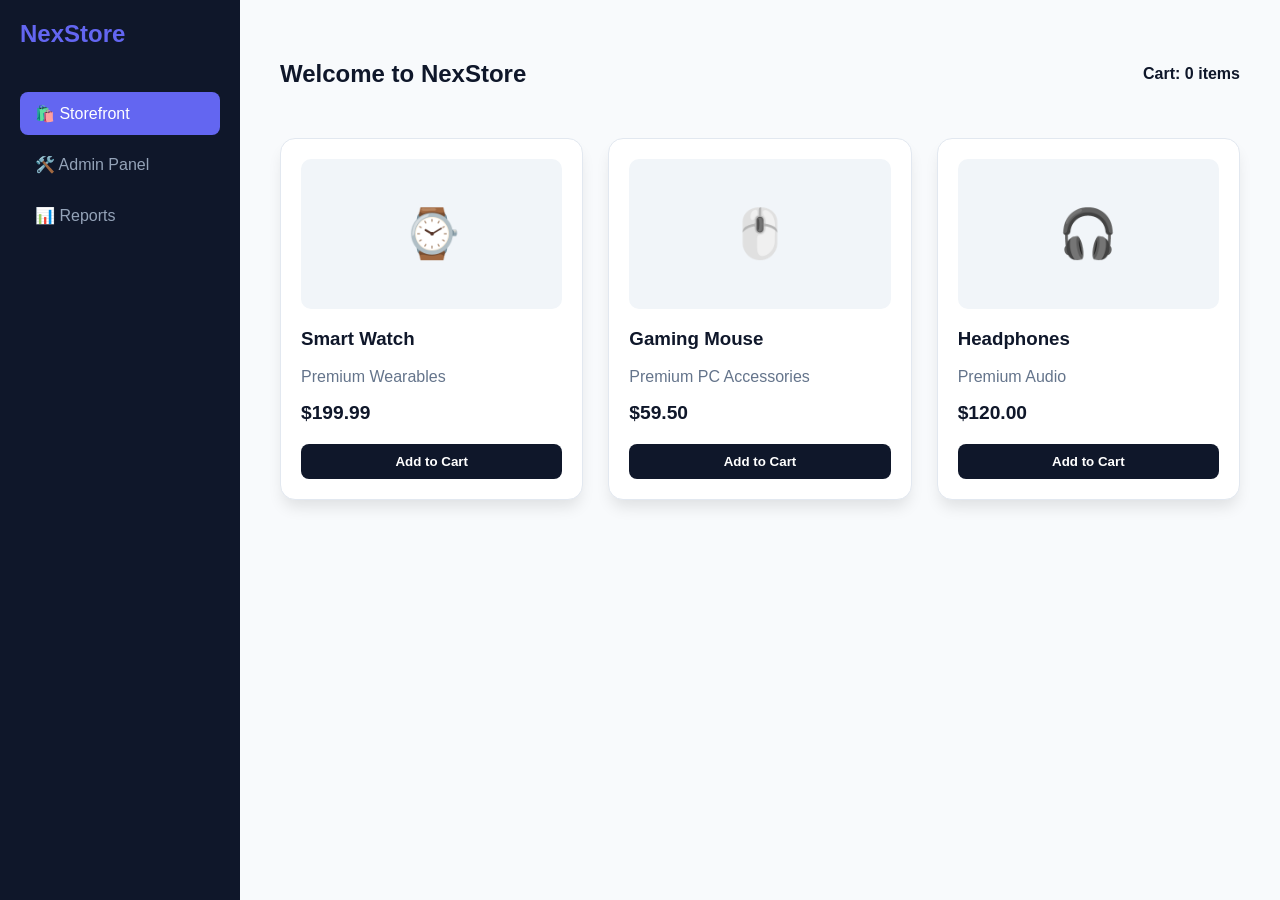
<file: Day4_Admin_Dashboard/index.html>
<!doctype html>
<html lang="en">
  <head>
    <meta charset="UTF-8" />
    <meta name="viewport" content="width=device-width, initial-scale=1.0" />
    <title>NexStore | Shop & Admin</title>
    <style>
      :root {
        --primary: #6366f1;
        --secondary: #f43f5e;
        --dark: #0f172a;
        --light: #f8fafc;
        --glass: rgba(255, 255, 255, 0.9);
        --shadow: 0 10px 15px -3px rgba(0, 0, 0, 0.1);
      }

      * {
        box-sizing: border-box;
        font-family: "Segoe UI", Roboto, sans-serif;
      }
      body {
        margin: 0;
        background: var(--light);
        color: var(--dark);
        display: flex;
        height: 100vh;
        overflow: hidden;
      }

      /* Sidebar Navigation */
      aside {
        width: 240px;
        background: var(--dark);
        color: white;
        display: flex;
        flex-direction: column;
        padding: 20px;
        z-index: 100;
      }
      .logo {
        font-size: 1.5rem;
        font-weight: 800;
        margin-bottom: 40px;
        color: var(--primary);
      }
      .nav-item {
        padding: 12px 15px;
        margin: 4px 0;
        border-radius: 8px;
        cursor: pointer;
        transition: 0.3s;
        display: flex;
        align-items: center;
        gap: 10px;
        color: #94a3b8;
      }
      .nav-item:hover {
        background: rgba(255, 255, 255, 0.1);
        color: white;
      }
      .nav-item.active {
        background: var(--primary);
        color: white;
      }

      /* Main Content Wrappers */
      main {
        flex-grow: 1;
        overflow-y: auto;
        position: relative;
      }
      .view {
        display: none;
        padding: 40px;
        animation: fadeIn 0.4s ease;
      }
      .view.active {
        display: block;
      }

      @keyframes fadeIn {
        from {
          opacity: 0;
          transform: translateY(10px);
        }
        to {
          opacity: 1;
          transform: translateY(0);
        }
      }

      /* --- STOREFRONT STYLES --- */
      .product-grid {
        display: grid;
        grid-template-columns: repeat(auto-fill, minmax(250px, 1fr));
        gap: 25px;
      }
      .product-card {
        background: white;
        border-radius: 15px;
        padding: 20px;
        box-shadow: var(--shadow);
        transition: 0.3s;
        border: 1px solid #e2e8f0;
      }
      .product-card:hover {
        transform: translateY(-5px);
      }
      .product-img {
        width: 100%;
        height: 150px;
        background: #f1f5f9;
        border-radius: 10px;
        display: flex;
        align-items: center;
        justify-content: center;
        font-size: 3rem;
        margin-bottom: 15px;
      }
      .btn-buy {
        width: 100%;
        padding: 10px;
        background: var(--dark);
        color: white;
        border: none;
        border-radius: 8px;
        cursor: pointer;
        font-weight: 600;
        margin-top: 10px;
      }
      .btn-buy:hover {
        background: var(--primary);
      }

      /* --- ADMIN STYLES --- */
      .admin-header {
        display: flex;
        justify-content: space-between;
        align-items: center;
        margin-bottom: 30px;
      }
      .stats-row {
        display: grid;
        grid-template-columns: repeat(3, 1fr);
        gap: 20px;
        margin-bottom: 30px;
      }
      .stat-box {
        background: white;
        padding: 20px;
        border-radius: 12px;
        box-shadow: var(--shadow);
        border-left: 5px solid var(--primary);
      }
      .admin-table {
        width: 100%;
        background: white;
        border-radius: 12px;
        border-collapse: collapse;
        overflow: hidden;
        box-shadow: var(--shadow);
      }
      .admin-table th,
      .admin-table td {
        padding: 15px;
        text-align: left;
        border-bottom: 1px solid #f1f5f9;
      }
      .admin-table th {
        background: #f8fafc;
        color: #64748b;
        font-size: 0.8rem;
        text-transform: uppercase;
      }

      /* Floating Add Form */
      .add-form {
        background: white;
        padding: 20px;
        border-radius: 12px;
        box-shadow: var(--shadow);
        margin-top: 30px;
        max-width: 500px;
      }
      input,
      select {
        width: 100%;
        padding: 12px;
        margin: 8px 0;
        border: 1px solid #cbd5e1;
        border-radius: 8px;
      }

      /* Cart Badge */
      .cart-count {
        background: var(--secondary);
        color: white;
        padding: 2px 8px;
        border-radius: 20px;
        font-size: 0.8rem;
        margin-left: auto;
      }
    </style>
  </head>
  <body>
    <aside>
      <div class="logo">NexStore</div>
      <div class="nav-item active" onclick="showView('shop')">
        🛍️ Storefront
      </div>
      <div class="nav-item" onclick="showView('admin')">🛠️ Admin Panel</div>
      <div class="nav-item">📊 Reports</div>
    </aside>

    <main>
      <section id="shop" class="view active">
        <div class="admin-header">
          <h1>Welcome to NexStore</h1>
          <div style="font-weight: bold">
            Cart: <span id="cart-total">0</span> items
          </div>
        </div>
        <div class="product-grid" id="shop-grid"></div>
      </section>

      <section id="admin" class="view">
        <div class="admin-header">
          <h1>Inventory Dashboard</h1>
        </div>

        <div class="stats-row">
          <div class="stat-box">
            <small>Total Products</small>
            <h2 id="total-count">0</h2>
          </div>
          <div class="stat-box" style="border-color: #10b981">
            <small>Inventory Value</small>
            <h2 id="total-value">$0.00</h2>
          </div>
          <div class="stat-box" style="border-color: var(--secondary)">
            <small>Store Status</small>
            <h2>Live</h2>
          </div>
        </div>

        <table class="admin-table">
          <thead>
            <tr>
              <th>Product</th>
              <th>Category</th>
              <th>Price</th>
              <th>Action</th>
            </tr>
          </thead>
          <tbody id="admin-tbody"></tbody>
        </table>

        <div class="add-form">
          <h3>Add New Product</h3>
          <input
            type="text"
            id="p-name"
            placeholder="Name (e.g. Sony Camera)"
          />
          <input type="text" id="p-emoji" placeholder="Emoji Icon (e.g. 📷)" />
          <input type="number" id="p-price" placeholder="Price ($)" />
          <button
            class="btn-buy"
            style="background: var(--primary)"
            onclick="handleCreate()"
          >
            Add to Store
          </button>
        </div>
      </section>
    </main>

    <script>
      let products = [
        {
          id: 1,
          name: "Smart Watch",
          emoji: "⌚",
          price: 199.99,
          cat: "Wearables",
        },
        {
          id: 2,
          name: "Gaming Mouse",
          emoji: "🖱️",
          price: 59.5,
          cat: "PC Accessories",
        },
        { id: 3, name: "Headphones", emoji: "🎧", price: 120.0, cat: "Audio" },
      ];
      let cart = 0;

      function showView(viewId) {
        document
          .querySelectorAll(".view")
          .forEach((v) => v.classList.remove("active"));
        document
          .querySelectorAll(".nav-item")
          .forEach((n) => n.classList.remove("active"));

        document.getElementById(viewId).classList.add("active");
        event.currentTarget.classList.add("active");
        render();
      }

      function render() {
        const shopGrid = document.getElementById("shop-grid");
        shopGrid.innerHTML = products
          .map(
            (p) => `
                <div class="product-card">
                    <div class="product-img">${p.emoji}</div>
                    <h3>${p.name}</h3>
                    <p style="color: #64748b;">Premium ${p.cat}</p>
                    <div style="font-size: 1.2rem; font-weight: 800; margin: 10px 0;">$${p.price.toFixed(2)}</div>
                    <button class="btn-buy" onclick="addToCart()">Add to Cart</button>
                </div>
            `,
          )
          .join("");

        const adminTable = document.getElementById("admin-tbody");
        adminTable.innerHTML = products
          .map(
            (p) => `
                <tr>
                    <td>${p.emoji} <strong>${p.name}</strong></td>
                    <td>${p.cat}</td>
                    <td>$${p.price.toFixed(2)}</td>
                    <td><button onclick="handleDelete(${p.id})" style="color:red; border:none; background:none; cursor:pointer;">Delete</button></td>
                </tr>
            `,
          )
          .join("");

        document.getElementById("total-count").innerText = products.length;
        const total = products.reduce((acc, curr) => acc + curr.price, 0);
        document.getElementById("total-value").innerText =
          `$${total.toLocaleString()}`;
      }

      function handleCreate() {
        const name = document.getElementById("p-name").value;
        const emoji = document.getElementById("p-emoji").value || "📦";
        const price = parseFloat(document.getElementById("p-price").value);

        if (name && price) {
          products.push({ id: Date.now(), name, emoji, price, cat: "General" });
          render();
          document.getElementById("p-name").value = "";
          document.getElementById("p-price").value = "";
        }
      }

      function handleDelete(id) {
        products = products.filter((p) => p.id !== id);
        render();
      }

      function addToCart() {
        cart++;
        document.getElementById("cart-total").innerText = cart;
      }

      // Initialize
      render();
    </script>
  </body>
</html>
</file>
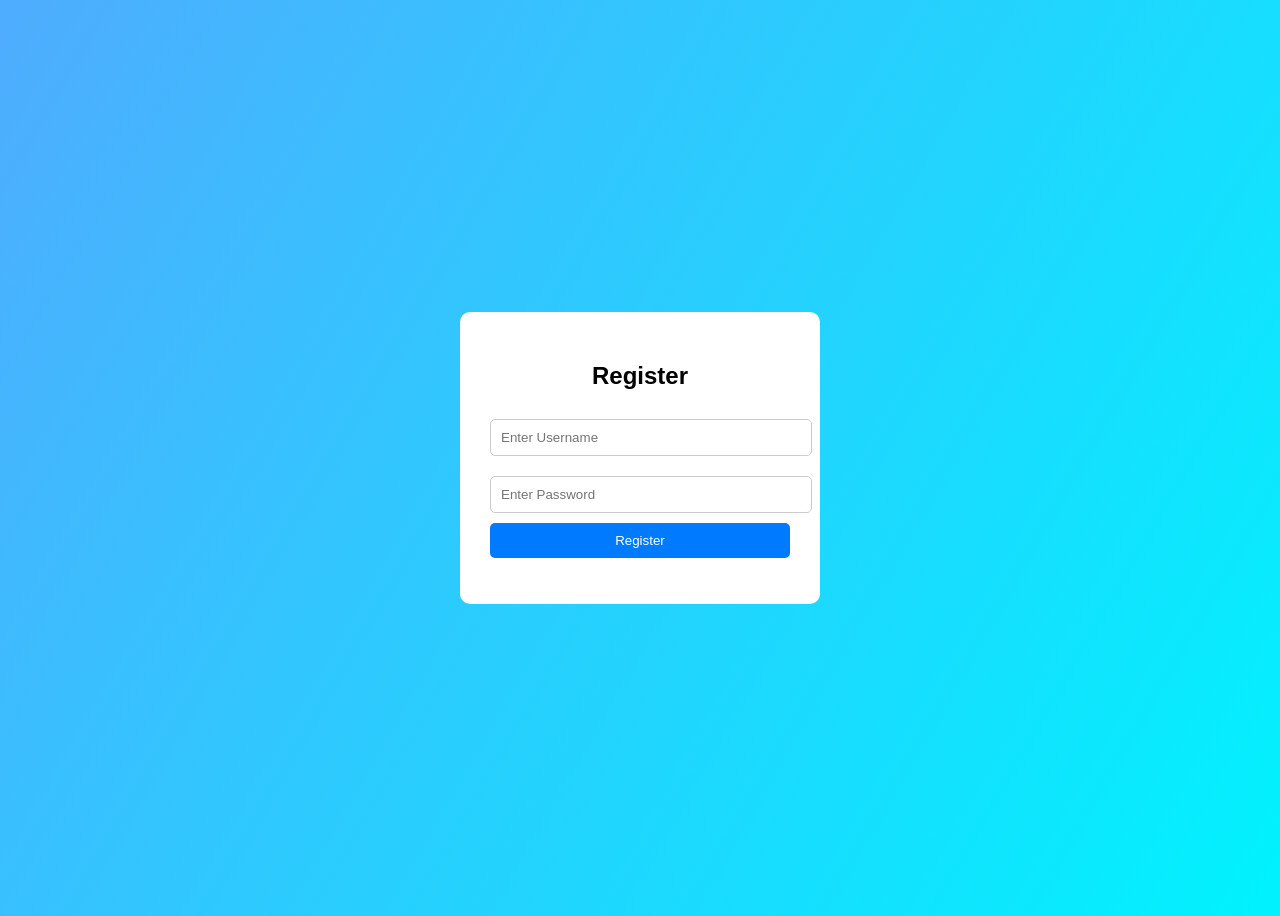
<file: Day5_Login_form/index.html>
<!DOCTYPE html>
<html>
<head>
<title>Register</title>

<style>

body{
font-family:Arial;
background:linear-gradient(120deg,#4facfe,#00f2fe);
height:100vh;
display:flex;
justify-content:center;
align-items:center;
}

.container{
background:white;
padding:30px;
border-radius:10px;
width:300px;
text-align:center;
}

input{
width:100%;
padding:10px;
margin:10px 0;
border:1px solid #ccc;
border-radius:5px;
}

button{
padding:10px;
width:100%;
background:#007bff;
color:white;
border:none;
border-radius:5px;
cursor:pointer;
}

</style>

</head>
<body>

<div class="container">

<h2>Register</h2>

<input type="text" id="username" placeholder="Enter Username">
<input type="password" id="password" placeholder="Enter Password">

<button onclick="register()">Register</button>

<p id="msg"></p>

</div>

<script>

function register(){

let user=document.getElementById("username").value;
let pass=document.getElementById("password").value;

if(user=="" || pass==""){
document.getElementById("msg").innerText="Fill all fields";
return;
}

localStorage.setItem("username",user);
localStorage.setItem("password",pass);

alert("Registered Successfully")

setTimeout(()=>{
window.location.href="login.html";
},1000);

}

</script>

</body>
</html>
</file>
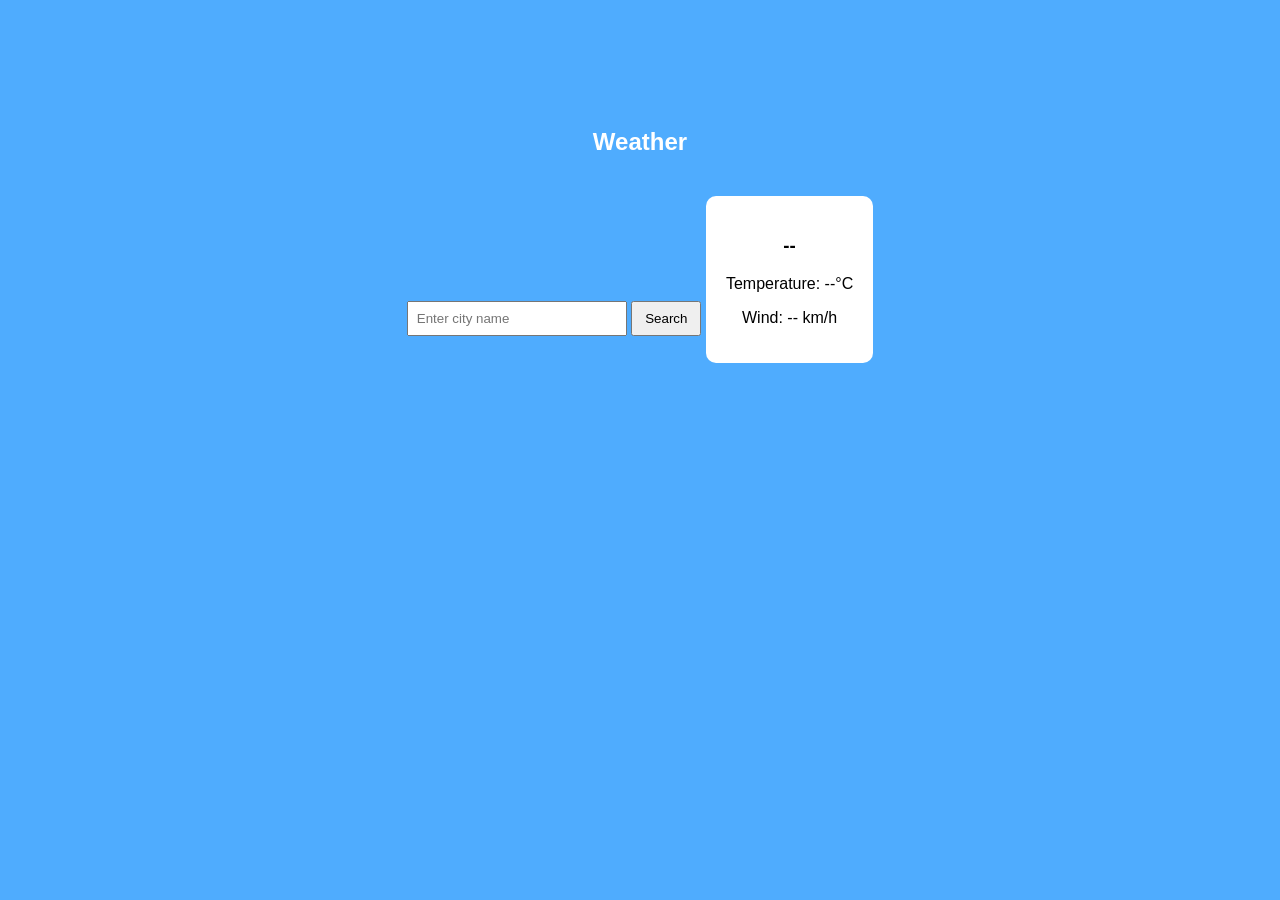
<file: Projects/Day2_Api-task/index.html>
<!DOCTYPE html>
<html>
<head>
    <title>Simple Weather App</title>
    <style>
        body {
            font-family: Arial;
            text-align: center;
            background: #4facfe;
            color: white;
            padding-top: 100px;
        }

        input {
            padding: 8px;
            width: 200px;
        }

        button {
            padding: 8px 12px;
            cursor: pointer;
        }

        .box {
            margin-top: 20px;
            background: white;
            color: black;
            display: inline-block;
            padding: 20px;
            border-radius: 10px;
        }
    </style>
</head>
<body>

    <h2>Weather</h2>

    <input type="text" id="city" placeholder="Enter city name">
    <button onclick="getWeather()">Search</button>

    <div class="box">
        <h3 id="cityName">--</h3>
        <p id="temp">Temperature: --°C</p>
        <p id="wind">Wind: -- km/h</p>
    </div>

<script>
async function getWeather() {
    const city = document.getElementById("city").value;

    const geoRes = await fetch(`https://geocoding-api.open-meteo.com/v1/search?name=${city}&count=1`);
    const geoData = await geoRes.json();

    if (!geoData.results) {
        alert("City not found");
        return;
    }

    const lat = geoData.results[0].latitude;
    const lon = geoData.results[0].longitude;

    const weatherRes = await fetch(`https://api.open-meteo.com/v1/forecast?latitude=${lat}&longitude=${lon}&current_weather=true`);
    const weatherData = await weatherRes.json();

    const temp = weatherData.current_weather.temperature;
    const wind = weatherData.current_weather.windspeed;

    document.getElementById("cityName").innerText = city;
    document.getElementById("temp").innerText = "Temperature: " + temp + " °C";
    document.getElementById("wind").innerText = "Wind: " + wind + " km/h";
}
</script>

</body>
</html>
</file>
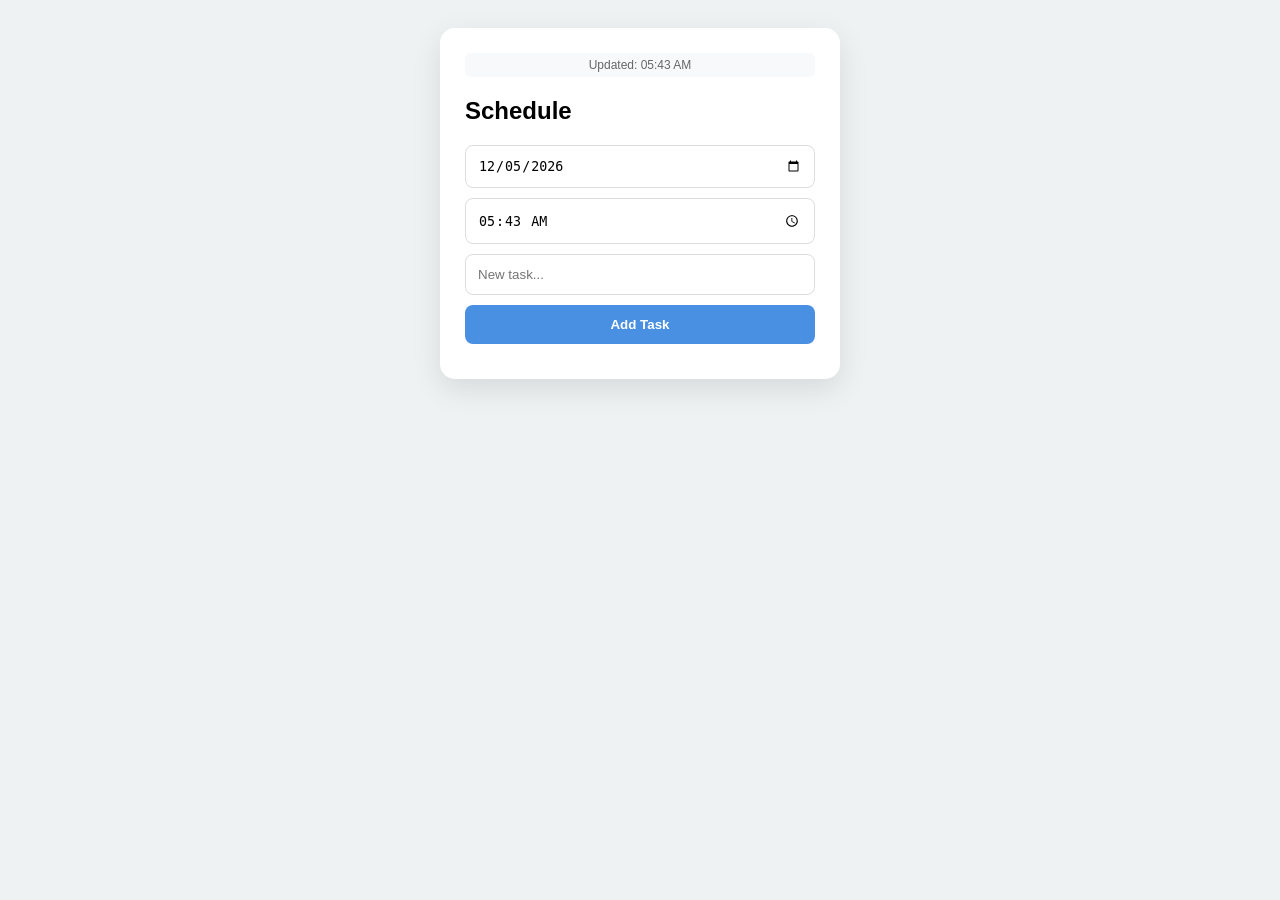
<file: Projects/Day3_Adv_Todo_list/index.html>
<!DOCTYPE html>
<html>
<head>
    <title>Hourly Sync To-Do</title>
    <style>
        body { font-family: 'Segoe UI', sans-serif; background: #eef2f3; display: flex; justify-content: center; padding: 20px; }
        .app { background: white; padding: 25px; border-radius: 15px; box-shadow: 0 10px 30px rgba(0,0,0,0.1); width: 350px; }
        .status-bar { font-size: 12px; color: #666; margin-bottom: 15px; padding: 5px; background: #f8f9fa; border-radius: 5px; text-align: center; }
        input, button { width: 100%; padding: 12px; margin-bottom: 10px; border-radius: 8px; border: 1px solid #ddd; box-sizing: border-box; }
        button { background: #4A90E2; color: white; border: none; font-weight: bold; cursor: pointer; }
        .task { display: flex; justify-content: space-between; padding: 12px; margin-bottom: 8px; border-radius: 8px; background: #fff; border: 1px solid #eee; }
        .urgent { border-left: 5px solid #ff4757; background: #fff5f5; animation: glow 2s infinite; }
        @keyframes glow { 0% { box-shadow: 0 0 5px #ff475766; } 50% { box-shadow: 0 0 15px #ff475766; } 100% { box-shadow: 0 0 5px #ff475766; } }
        .date-label { font-size: 11px; color: #888; text-transform: uppercase; font-weight: bold; }
    </style>
</head>
<body>

<div class="app">
    <div id="status" class="status-bar">Syncing...</div>
    <h2> Schedule</h2>
    <input type="date" id="date">
    <input type="time" id="time">
    <input type="text" id="taskInput" placeholder="New task...">
    <button onclick="addTask()">Add Task</button>
    <div id="taskList"></div>
</div>

<script>
    let tasks = JSON.parse(localStorage.getItem("hourlyTasks")) || [];

    const now = new Date();
    document.getElementById('date').value = now.toISOString().split('T')[0];
    document.getElementById('time').value = now.toTimeString().slice(0,5);

    function addTask() {
        const date = document.getElementById("date").value;
        const time = document.getElementById("time").value;
        const text = document.getElementById("taskInput").value;
        if (!text || !date) return alert("Fill in the task and date!");   

        tasks.push({ date, time, text });
        saveAndRender();
        document.getElementById("taskInput").value = "";
    }

    function saveAndRender() {
        localStorage.setItem("hourlyTasks", JSON.stringify(tasks));
        const list = document.getElementById("taskList");
        const status = document.getElementById("status");
        list.innerHTML = "";

        const currentHour = new Date().getHours();
        const today = new Date().toISOString().split('T')[0];

        tasks.sort((a, b) => new Date(`${a.date}T${a.time}`) - new Date(`${b.date}T${b.time}`));

        tasks.forEach((t, i) => {
            const taskHour = parseInt(t.time.split(':')[0]);
            const isUrgent = t.date === today && taskHour === currentHour;

            list.innerHTML += `
                <div class="task ${isUrgent ? 'urgent' : ''}">
                    <div>
                        <div class="date-label">${t.date}</div>
                        <strong>${t.time}</strong> - ${t.text}
                    </div>
                    <button style="width:30px; border:none; background:none; color:red; cursor:pointer;" onclick="remove(${i})">✕</button>
                </div>`;
        });

        status.innerText = `Updated: ${new Date().toLocaleTimeString([], {hour: '2-digit', minute:'2-digit'})}`;
    }

    function remove(i) {
        tasks.splice(i, 1);
        saveAndRender();
    }
    saveAndRender();
</script>

</body>
</html>
</file>
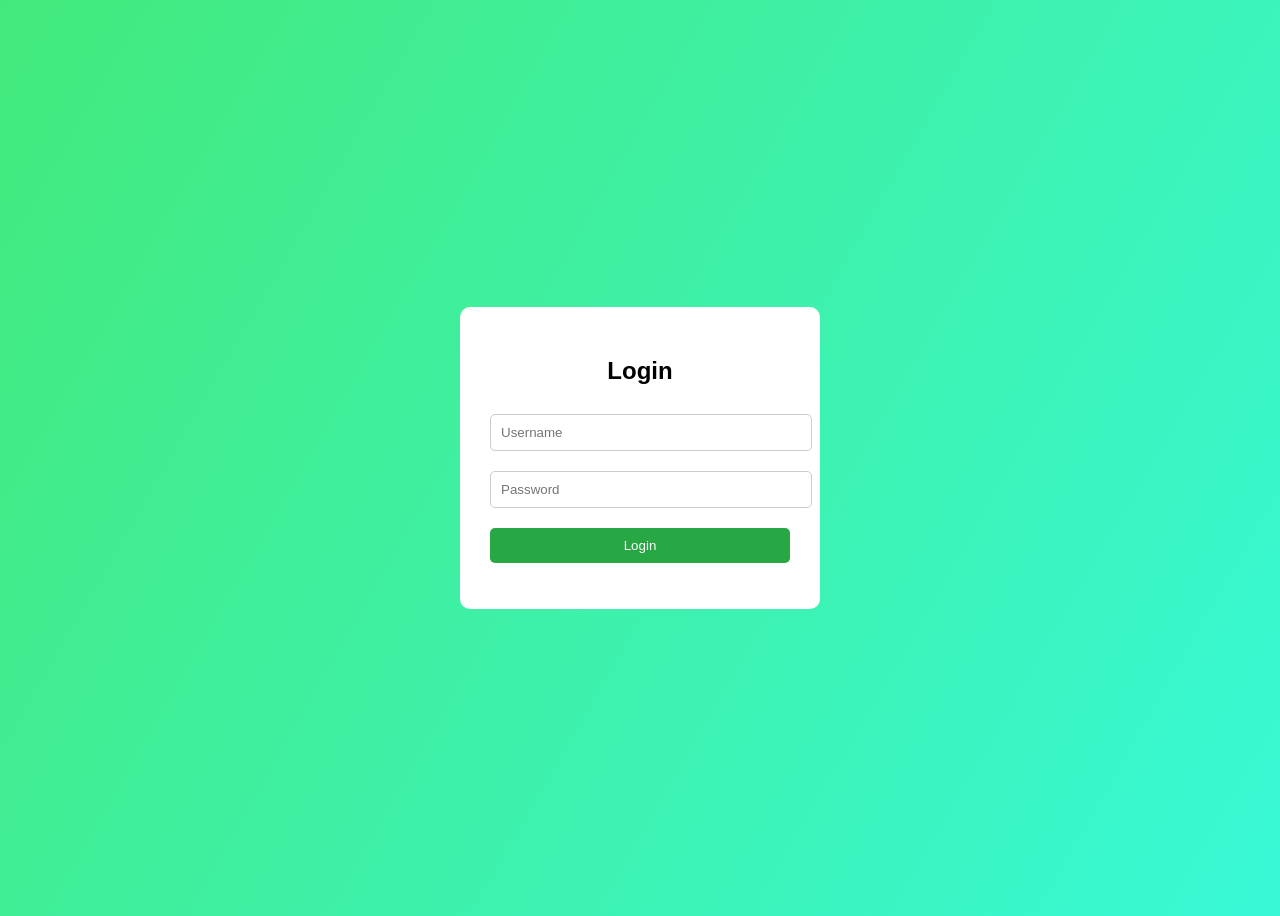
<file: Day5_Login_form/login.html>
<!DOCTYPE html>
<html>
<head>
<title>Login System</title>

<style>

body{
font-family:Arial;
background:linear-gradient(120deg,#43e97b,#38f9d7);
height:100vh;
display:flex;
justify-content:center;
align-items:center;
}

.container{
background:white;
padding:30px;
border-radius:10px;
width:300px;
text-align:center;
}

input{
width:100%;
padding:10px;
margin:10px 0;
border:1px solid #ccc;
border-radius:5px;
}

button{
padding:10px;
width:100%;
background:#28a745;
color:white;
border:none;
border-radius:5px;
cursor:pointer;
margin-top:10px;
}

.logout{
background:red;
}

#msg{
margin-top:10px;
color:red;
}


.popup{
display:none;
position:fixed;
top:0;
left:0;
width:100%;
height:100%;
background:rgba(0,0,0,0.5);
justify-content:center;
align-items:center;
}

.popup-content{
background:white;
padding:25px;
border-radius:10px;
text-align:center;
width:250px;
}

.popup-content button{
background:#007bff;
margin-top:10px;
}

</style>

</head>

<body>

<div class="container" id="loginBox">

<h2>Login</h2>

<input type="text" id="username" placeholder="Username">
<input type="password" id="password" placeholder="Password">

<button onclick="login()">Login</button>

<p id="msg"></p>

</div>


<div class="container" id="welcomeBox" style="display:none">

<h2 id="welcomeUser"></h2>

<button class="logout" onclick="logout()">Logout</button>

</div>


<div class="popup" id="popup">
<div class="popup-content">
<h3 id="popupText"></h3>
<p>Login Successful </p>

<button onclick="closePopup()">OK</button>

</div>

</div>

<script>

function login(){

let user=document.getElementById("username").value;
let pass=document.getElementById("password").value;

let storedUser=localStorage.getItem("username");
let storedPass=localStorage.getItem("password");

if(user===storedUser && pass===storedPass){

document.getElementById("popupText").innerText="Welcome "+user;
document.getElementById("popup").style.display="flex";
document.getElementById("welcomeUser").innerText="Hello "+user;

}else{

document.getElementById("msg").innerText="Invalid Credentials";

}

}

function closePopup(){

document.getElementById("popup").style.display="none";
document.getElementById("loginBox").style.display="none";
document.getElementById("welcomeBox").style.display="block";

}

function logout(){

document.getElementById("welcomeBox").style.display="none";
document.getElementById("loginBox").style.display="block";

}

</script>

</body>
</html>
</file>
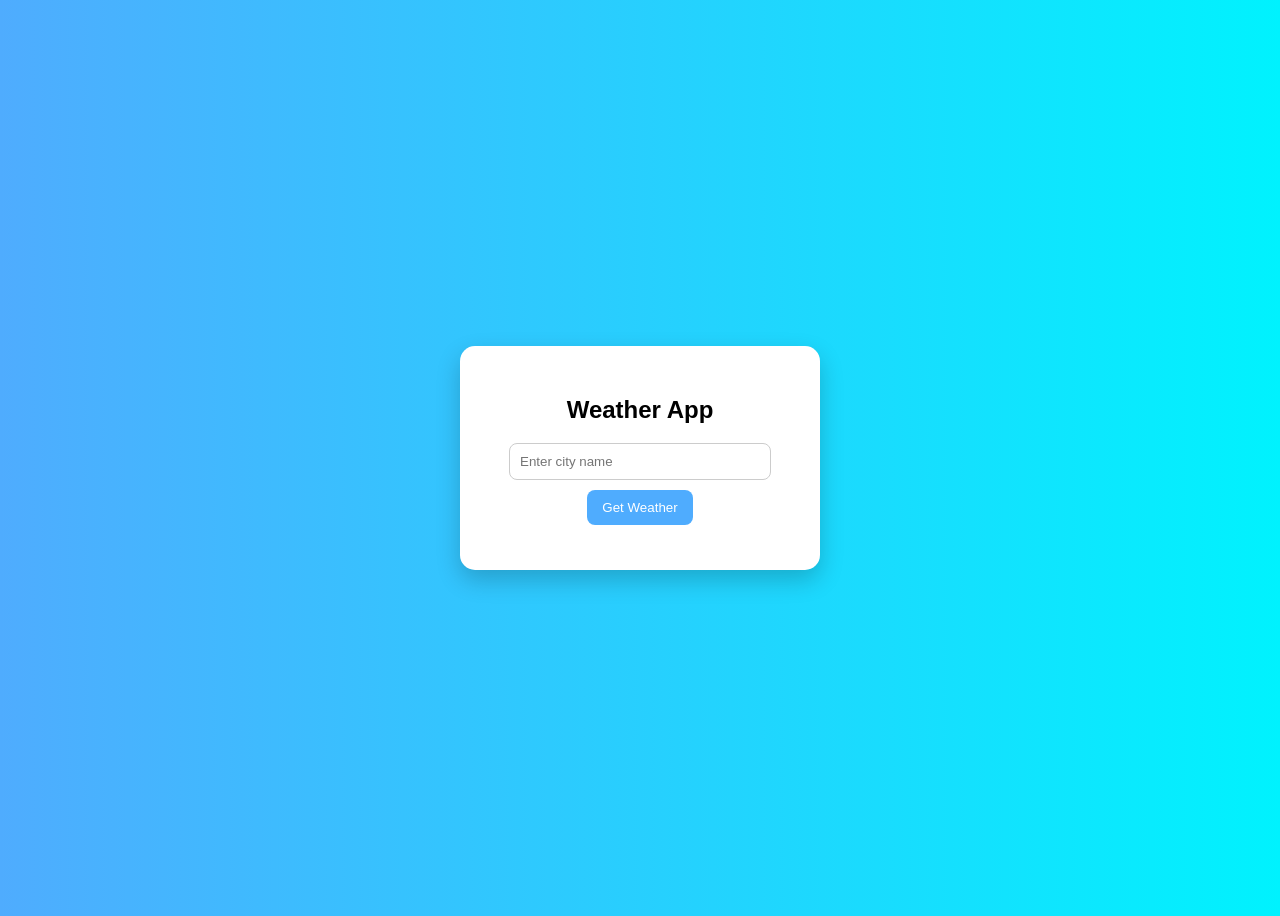
<file: Projects/Day1_Corousels_Task/Corousel.html>
<!DOCTYPE html>
<html>
<head>
    <title>Weather App</title>
    <style>
        body {
            font-family: Arial, sans-serif;
            background: linear-gradient(to right, #4facfe, #00f2fe);
            display: flex;
            justify-content: center;
            align-items: center;
            height: 100vh;
        }

        .weather-container {
            background: white;
            padding: 30px;
            border-radius: 15px;
            text-align: center;
            width: 300px;
            box-shadow: 0 10px 25px rgba(0,0,0,0.2);
        }

        input {
            padding: 10px;
            width: 80%;
            margin-bottom: 10px;
            border-radius: 8px;
            border: 1px solid #ccc;
        }

        button {
            padding: 10px 15px;
            border: none;
            border-radius: 8px;
            background-color: #4facfe;
            color: white;
            cursor: pointer;
        }

        button:hover {
            background-color: #00c6ff;
        }

        .result {
            margin-top: 15px;
        }
    </style>
</head>
<body>

<div class="weather-container">
    <h2>Weather App </h2>
    <input type="text" id="city" placeholder="Enter city name">
    <br>
    <button onclick="getWeather()">Get Weather</button>

    <div class="result" id="result"></div>
</div>

<script>
    async function getWeather() {
        const city = document.getElementById("city").value;
        const apiKey = "YOUR_API_KEY";
        const url = `https://api.openweathermap.org/data/2.5/weather?q=${city}&appid=${apiKey}&units=metric`;

        try {
            const response = await fetch(url);
            const data = await response.json();

            if (response.ok) {
                document.getElementById("result").innerHTML = `
                    <h3>${data.name}</h3>
                    <p>🌡 Temperature: ${data.main.temp} °C</p>
                    <p>🌥 Weather: ${data.weather[0].description}</p>
                    <p>💧 Humidity: ${data.main.humidity}%</p>
                `;
            } else {
                document.getElementById("result").innerHTML = `<p style="color:red;">City not found!</p>`;
            }
        } catch (error) {
            document.getElementById("result").innerHTML = `<p style="color:red;">Error fetching data</p>`;
        }
    }
</script>

</body>
</html>
</file>
